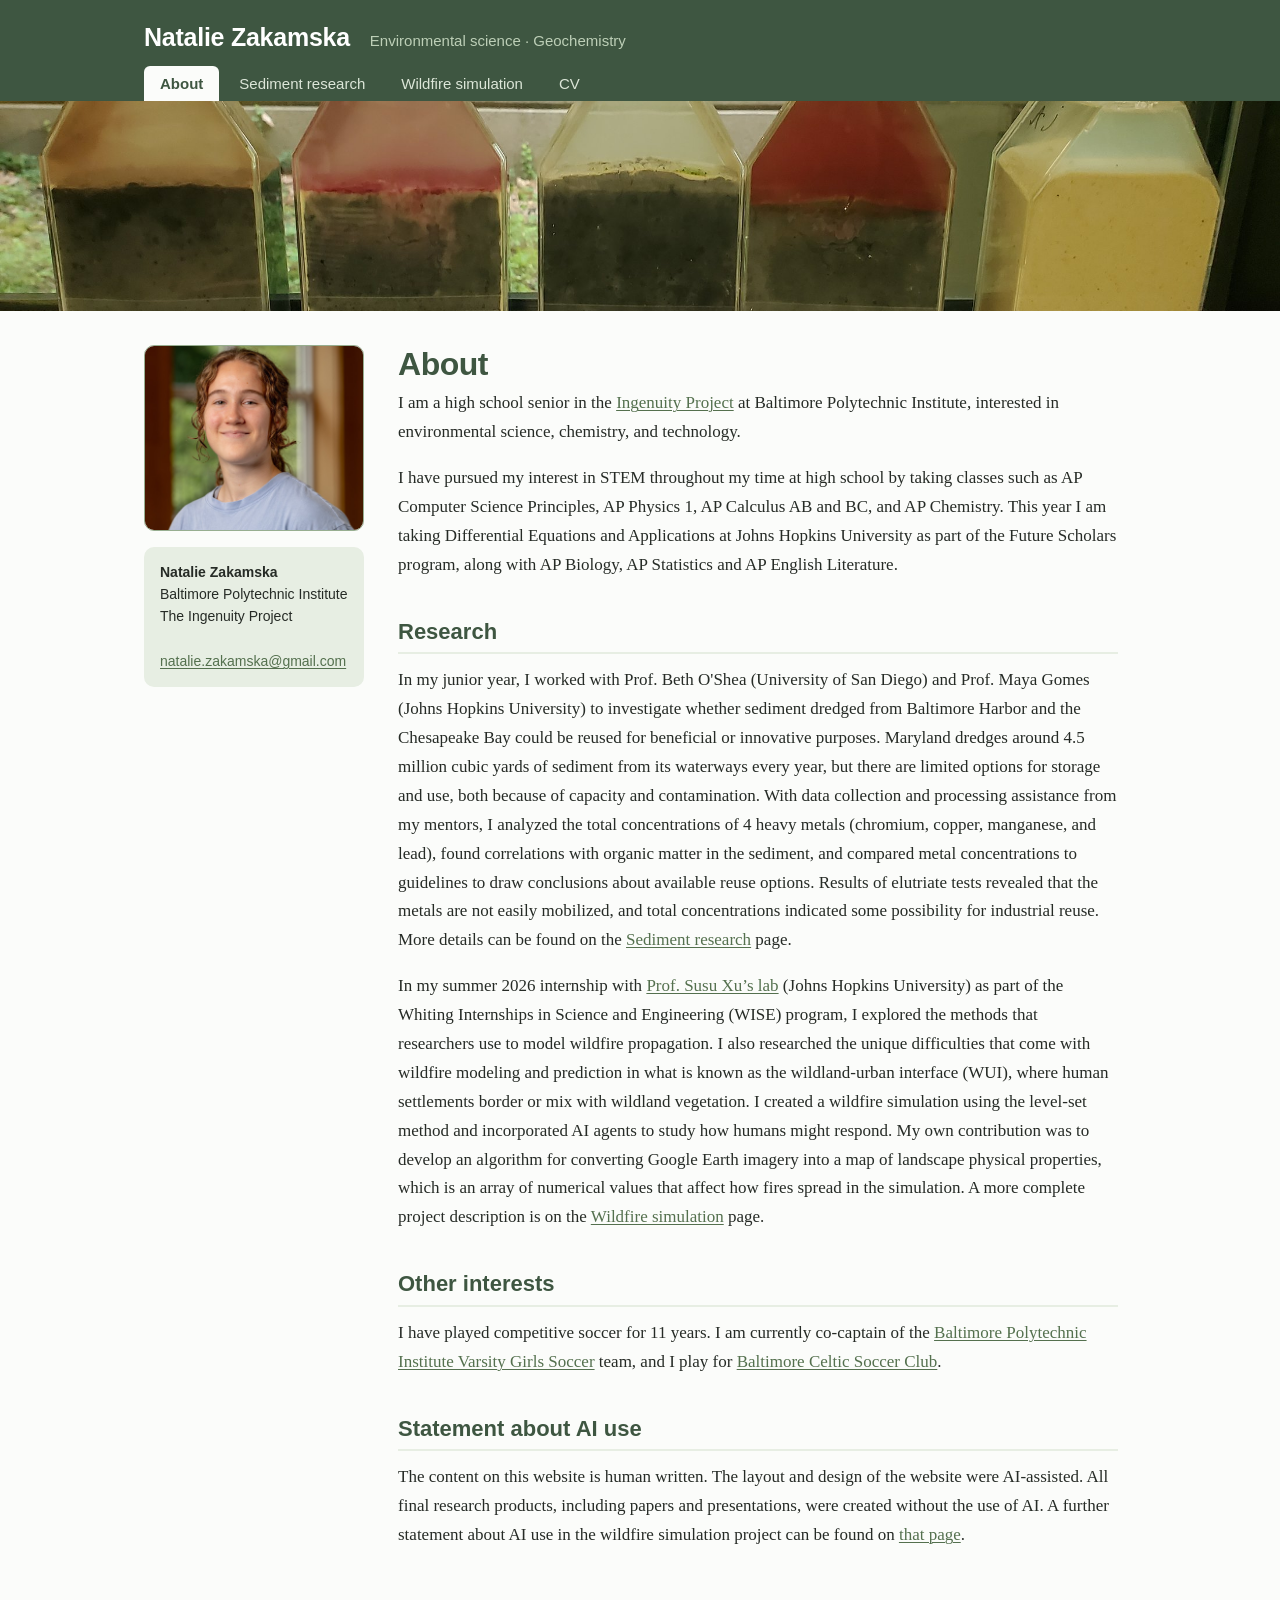
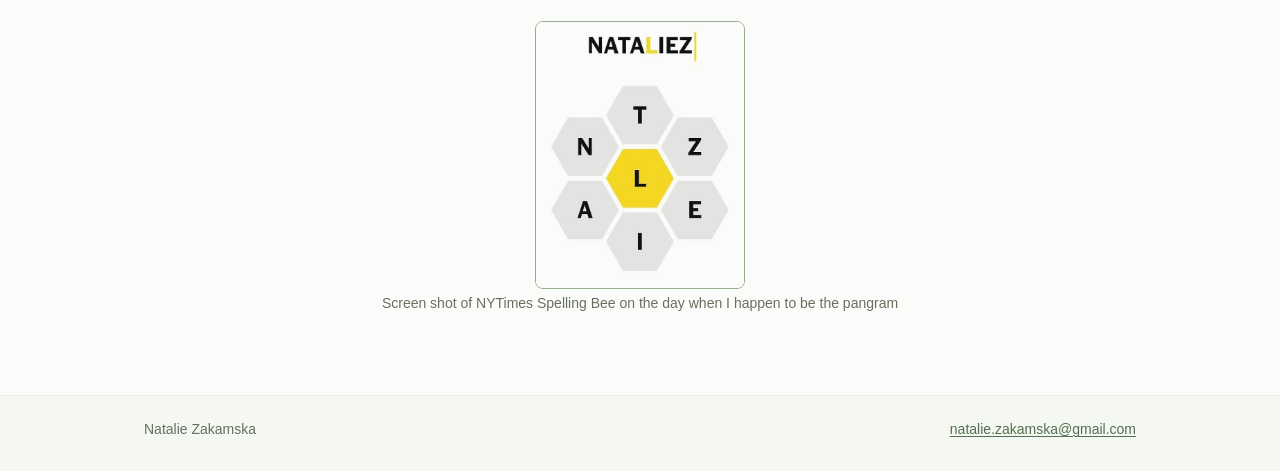
<file: index.html>
<!DOCTYPE html>
<html lang="en">
<head>
<meta charset="utf-8">
<meta name="viewport" content="width=device-width, initial-scale=1">
<title>Natalie Zakamska</title>
<meta name="description" content="Natalie Zakamska — high school senior in the Ingenuity Project at Baltimore Polytechnic Institute, interested in environmental science and geochemistry.">
<link rel="icon" href="images/logo.jpg">
<link rel="stylesheet" href="css/style.css">
</head>
<body>

<header class="site-header">
  <div class="header-inner">
    <p class="site-title"><a href="index.html">Natalie Zakamska</a></p>
    <p class="site-tagline">Environmental science &middot; Geochemistry</p>
  </div>
  <nav>
    <ul>
      <li><a href="index.html" class="active">About</a></li>
      <li><a href="research-sediment.html">Sediment research</a></li>
      <li><a href="research-wildfire.html">Wildfire simulation</a></li>
      <li><a href="cv.html">CV</a></li>
    </ul>
  </nav>
</header>

<img class="banner" src="images/winogradsky-banner.jpg"
     alt="Five Winogradsky flasks on a windowsill, each showing coloured layers of sediment and water.">

<main>

  <div class="about-grid">

    <div>
      <img class="about-photo" src="images/headshot.jpg" alt="Portrait of Natalie Zakamska.">
      <div class="contact-card">
        <strong>Natalie Zakamska</strong><br>
        Baltimore Polytechnic Institute<br>
        The Ingenuity Project<br><br>
        <span class="email-link"></span><noscript>natalie.zakamska [at] gmail [dot] com</noscript>
      </div>
    </div>

    <div class="prose">
      <h1>About</h1>

      <p>I am a high school senior in the
      <a href="https://www.ingenuityproject.org/">Ingenuity Project</a> at Baltimore Polytechnic
      Institute, interested in environmental science, chemistry, and technology.</p>

      <p>I have pursued my interest in STEM throughout my time at high school by taking classes
      such as AP Computer Science Principles, AP Physics 1, AP Calculus AB and BC, and AP
      Chemistry. This year I am taking Differential Equations and Applications at Johns Hopkins
      University as part of the Future Scholars program, along with AP Biology, AP Statistics and
      AP English Literature.</p>

      <h2>Research</h2>

      <p>In my junior year, I worked with Prof. Beth O'Shea (University of San Diego) and
      Prof. Maya Gomes (Johns Hopkins University) to investigate whether sediment dredged from
      Baltimore Harbor and the Chesapeake Bay could be reused for beneficial or innovative
      purposes. Maryland dredges around 4.5 million cubic yards of sediment from its waterways
      every year, but there are limited options for storage and use, both because of capacity and
      contamination. With data collection and processing assistance from my mentors, I analyzed
      the total concentrations of 4 heavy metals (chromium, copper, manganese, and lead), found
      correlations with organic matter in the sediment, and compared metal concentrations to
      guidelines to draw conclusions about available reuse options. Results of elutriate tests
      revealed that the metals are not easily mobilized, and total concentrations indicated some
      possibility for industrial reuse. More details can be found on the
      <a href="research-sediment.html">Sediment research</a> page.</p>

      <p>In my summer 2026 internship with <a href="http://susu-xu.com/">Prof. Susu Xu&rsquo;s lab</a> (Johns Hopkins University) as
      part of the Whiting Internships in Science and Engineering (WISE) program, I explored the
      methods that researchers use to model wildfire propagation. I also researched the unique
      difficulties that come with wildfire modeling and prediction in what is known as the
      wildland-urban interface (WUI), where human settlements border or mix with wildland
      vegetation. I created a wildfire simulation using the level-set method and incorporated AI
      agents to study how humans might respond. My own contribution was to develop an algorithm
      for converting Google Earth imagery into a map of landscape physical properties, which is an
      array of numerical values that affect how fires spread in the simulation. A more complete
      project description is on the <a href="research-wildfire.html">Wildfire simulation</a>
      page.</p>

      <h2>Other interests</h2>

      <p>I have played competitive soccer for 11 years. I am currently co-captain of the
      <a href="https://www.instagram.com/bpigirlssoccer/">Baltimore Polytechnic Institute Varsity
      Girls Soccer</a> team, and I play for
      <a href="https://baltimoreceltic.com/">Baltimore Celtic Soccer Club</a>.</p>

      <h2>Statement about AI use</h2>

      <p>The content on this website is human written. The layout and design of the website were
      AI-assisted. All final research products, including papers and presentations, were created
      without the use of AI. A further statement about AI use in the wildfire simulation project
      can be found on <a href="research-wildfire.html">that page</a>.</p>

    </div>
  </div>

  <figure class="logo-mark">
    <img src="images/logo.jpg"
         alt="NATALIEZ logo: the letters N, T, Z, E, I, A arranged in grey hexagons around a yellow hexagon containing the letter L.">
    <figcaption>Screen shot of NYTimes Spelling Bee on the day when I happen to be the pangram</figcaption>
  </figure>

</main>

<footer>
  <div class="footer-inner">
    <span>Natalie Zakamska</span>
    <span><span class="email-link"></span><noscript>natalie.zakamska [at] gmail [dot] com</noscript></span>
  </div>
</footer>

<script src="js/email.js"></script>
</body>
</html>
</file>
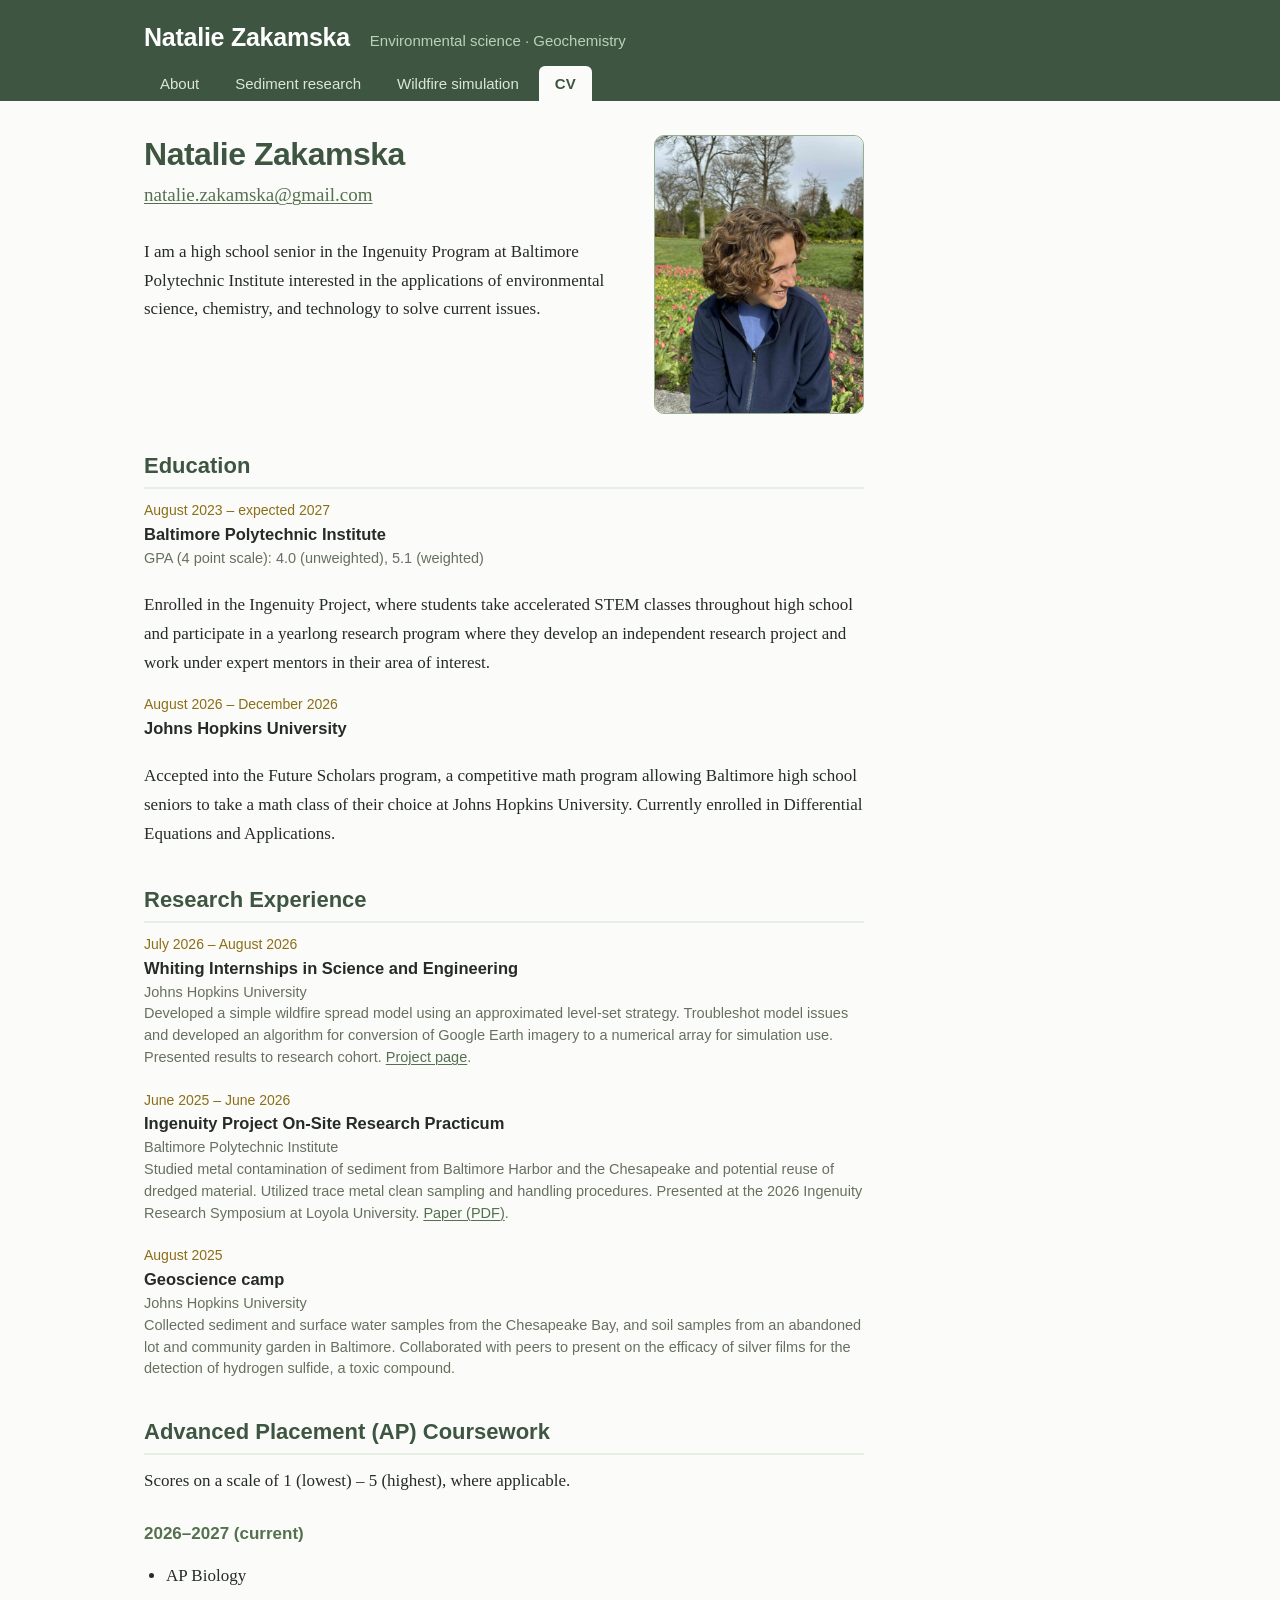
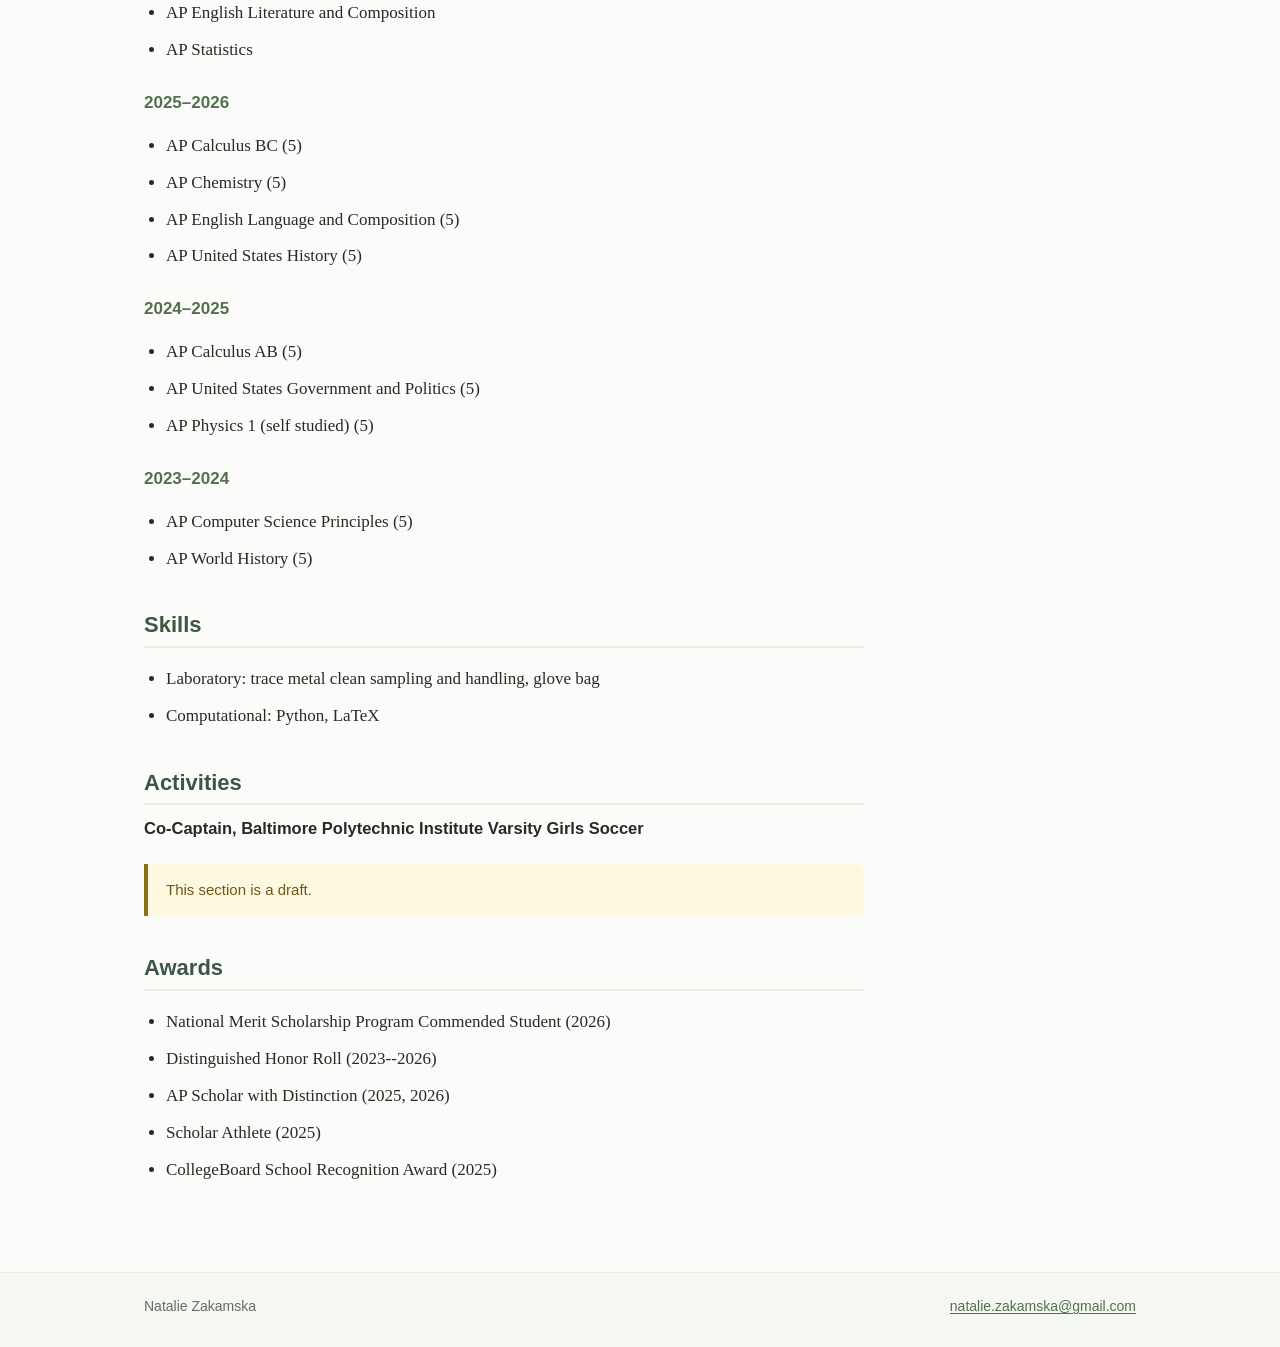
<file: cv.html>
<!DOCTYPE html>
<html lang="en">
<head>
<meta charset="utf-8">
<meta name="viewport" content="width=device-width, initial-scale=1">
<title>CV — Natalie Zakamska</title>
<meta name="description" content="Curriculum vitae of Natalie Zakamska.">
<link rel="icon" href="images/logo.jpg">
<link rel="stylesheet" href="css/style.css">
</head>
<body>

<header class="site-header">
  <div class="header-inner">
    <p class="site-title"><a href="index.html">Natalie Zakamska</a></p>
    <p class="site-tagline">Environmental science &middot; Geochemistry</p>
  </div>
  <nav>
    <ul>
      <li><a href="index.html">About</a></li>
      <li><a href="research-sediment.html">Sediment research</a></li>
      <li><a href="research-wildfire.html">Wildfire simulation</a></li>
      <li><a href="cv.html" class="active">CV</a></li>
    </ul>
  </nav>
</header>

<main>
<div class="prose">

  <div class="cv-header">
    <div>
      <h1>Natalie Zakamska</h1>
      <p class="lede"><span class="email-link"></span><noscript>natalie.zakamska [at] gmail [dot] com</noscript></p>
      <p>I am a high school senior in the Ingenuity Program at Baltimore Polytechnic Institute
      interested in the applications of environmental science, chemistry, and technology to solve
      current issues.</p>
    </div>
    <img class="cv-photo" src="images/portrait.jpg" alt="Portrait of Natalie Zakamska.">
  </div>

  <h2>Education</h2>

  <div class="cv-entry">
    <div class="when">August 2023 &ndash; expected 2027</div>
    <div class="what">Baltimore Polytechnic Institute</div>
    <div class="where">GPA (4 point scale): 4.0 (unweighted), 5.1 (weighted)</div>
  </div>

  <p>Enrolled in the Ingenuity Project, where students take accelerated STEM classes throughout
  high school and participate in a yearlong research program where they develop an independent
  research project and work under expert mentors in their area of interest.</p>

  <div class="cv-entry">
    <div class="when">August 2026 &ndash; December 2026</div>
    <div class="what">Johns Hopkins University</div>
  </div>
  
    <p>Accepted into the Future Scholars program, a competitive math program
    allowing Baltimore high school seniors to take a math class of their choice at Johns Hopkins
    University. Currently enrolled in Differential Equations and Applications.
  

  <h2>Research Experience</h2>

  <div class="cv-entry">
    <div class="when">July 2026 &ndash; August 2026</div>
    <div class="what">Whiting Internships in Science and Engineering</div>
    <div class="where">Johns Hopkins University<br>
    Developed a simple wildfire spread model using an approximated level-set strategy.
    Troubleshot model issues and developed an algorithm for conversion of Google Earth imagery
    to a numerical array for simulation use. Presented results to research cohort.
    <a href="research-wildfire.html">Project page</a>.</div>
  </div>

  <div class="cv-entry">
    <div class="when">June 2025 &ndash; June 2026</div>
    <div class="what">Ingenuity Project On-Site Research Practicum</div>
    <div class="where">Baltimore Polytechnic Institute<br>
    Studied metal contamination of sediment from Baltimore Harbor and the Chesapeake and potential
    reuse of dredged material. Utilized trace metal clean sampling and handling procedures.
    Presented at the 2026 Ingenuity Research Symposium at Loyola University.
    <a href="files/junior_research_paper.pdf">Paper (PDF)</a>.</div>
  </div>

  <div class="cv-entry">
    <div class="when">August 2025</div>
    <div class="what">Geoscience camp</div>
    <div class="where">Johns Hopkins University<br>
    Collected sediment and surface water samples from the Chesapeake Bay, and soil samples from an
    abandoned lot and community garden in Baltimore. Collaborated with peers to present on the
    efficacy of silver films for the detection of hydrogen sulfide, a toxic compound.</div>
  </div>

  <h2>Advanced Placement (AP) Coursework</h2>

  <p>Scores on a scale of 1 (lowest) &ndash; 5 (highest), where applicable.</p>

  <h3>2026&ndash;2027 (current)</h3>
  <ul class="clean">
    <li>AP Biology</li>
    <li>AP English Literature and Composition</li>
    <li>AP Statistics</li>
  </ul>

  <h3>2025&ndash;2026</h3>
  <ul class="clean">
    <li>AP Calculus BC (5)</li>
    <li>AP Chemistry (5)</li>
    <li>AP English Language and Composition (5)</li>
    <li>AP United States History (5)</li>
  </ul>

  <h3>2024&ndash;2025</h3>
  <ul class="clean">
    <li>AP Calculus AB (5)</li>
    <li>AP United States Government and Politics (5)</li>
    <li>AP Physics 1 (self studied) (5)</li>
  </ul>

  <h3>2023&ndash;2024</h3>
  <ul class="clean">
    <li>AP Computer Science Principles (5)</li>
    <li>AP World History (5)</li>
  </ul>

  <h2>Skills</h2>

  <ul class="clean">
    <li>Laboratory: trace metal clean sampling and handling, glove bag</li>
    <li>Computational: Python, LaTeX</li>
  </ul>

  <h2>Activities</h2>

  <div class="cv-entry">
    <div class="what">Co-Captain, Baltimore Polytechnic Institute Varsity Girls Soccer</div>
  </div>

  <div class="todo">
    <p>This section is a draft.</p>
  </div>

  <h2>Awards</h2>

  <ul class="clean">
    <li>National Merit Scholarship Program Commended Student (2026)</li>
    <li>Distinguished Honor Roll (2023--2026)</li>
    <li>AP Scholar with Distinction (2025, 2026)</li>
    <li>Scholar Athlete (2025)</li>
    <li>CollegeBoard School Recognition Award (2025)</li>
  </ul>

</div>
</main>

<footer>
  <div class="footer-inner">
    <span>Natalie Zakamska</span>
    <span><span class="email-link"></span><noscript>natalie.zakamska [at] gmail [dot] com</noscript></span>
  </div>
</footer>

<script src="js/email.js"></script>
</body>
</html>
</file>
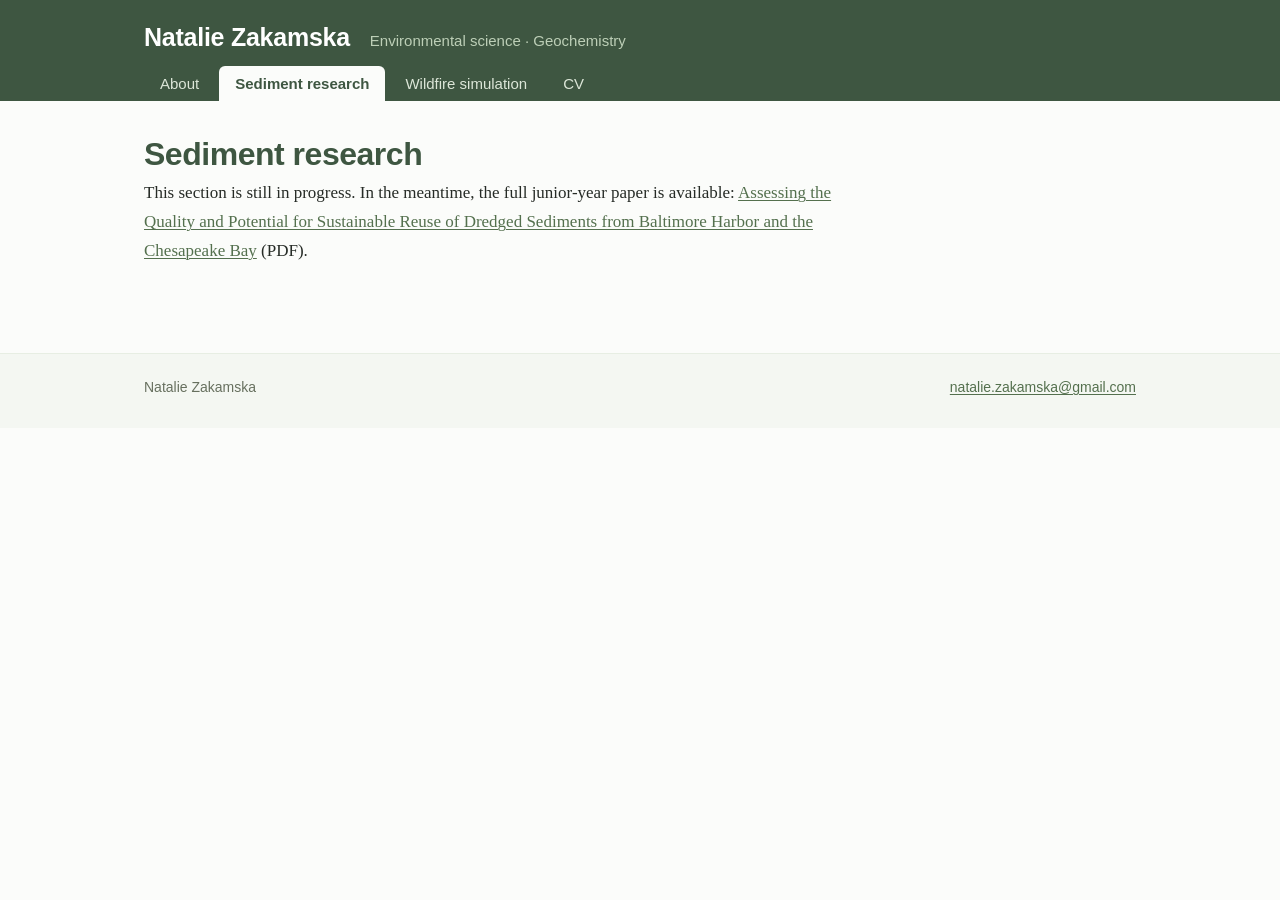
<file: research-sediment.html>
<!DOCTYPE html>
<html lang="en">
<head>
<meta charset="utf-8">
<meta name="viewport" content="width=device-width, initial-scale=1">
<title>Sediment research — Natalie Zakamska</title>
<meta name="description" content="Heavy-metal contamination and reuse potential of dredged sediment from Baltimore Harbor and the Chesapeake Bay.">
<link rel="icon" href="images/logo.jpg">
<link rel="stylesheet" href="css/style.css">
</head>
<body>

<header class="site-header">
  <div class="header-inner">
    <p class="site-title"><a href="index.html">Natalie Zakamska</a></p>
    <p class="site-tagline">Environmental science &middot; Geochemistry</p>
  </div>
  <nav>
    <ul>
      <li><a href="index.html">About</a></li>
      <li><a href="research-sediment.html" class="active">Sediment research</a></li>
      <li><a href="research-wildfire.html">Wildfire simulation</a></li>
      <li><a href="cv.html">CV</a></li>
    </ul>
  </nav>
</header>

<main>
<div class="prose">

  <h1>Sediment research</h1>

  <p>This section is still in progress. In the meantime, the full junior-year paper is available:
  <a href="files/junior_research_paper.pdf">Assessing the Quality and Potential for Sustainable
  Reuse of Dredged Sediments from Baltimore Harbor and the Chesapeake Bay</a> (PDF).</p>

</div>
</main>

<footer>
  <div class="footer-inner">
    <span>Natalie Zakamska</span>
    <span><span class="email-link"></span><noscript>natalie.zakamska [at] gmail [dot] com</noscript></span>
  </div>
</footer>

<script src="js/email.js"></script>
</body>
</html>
</file>
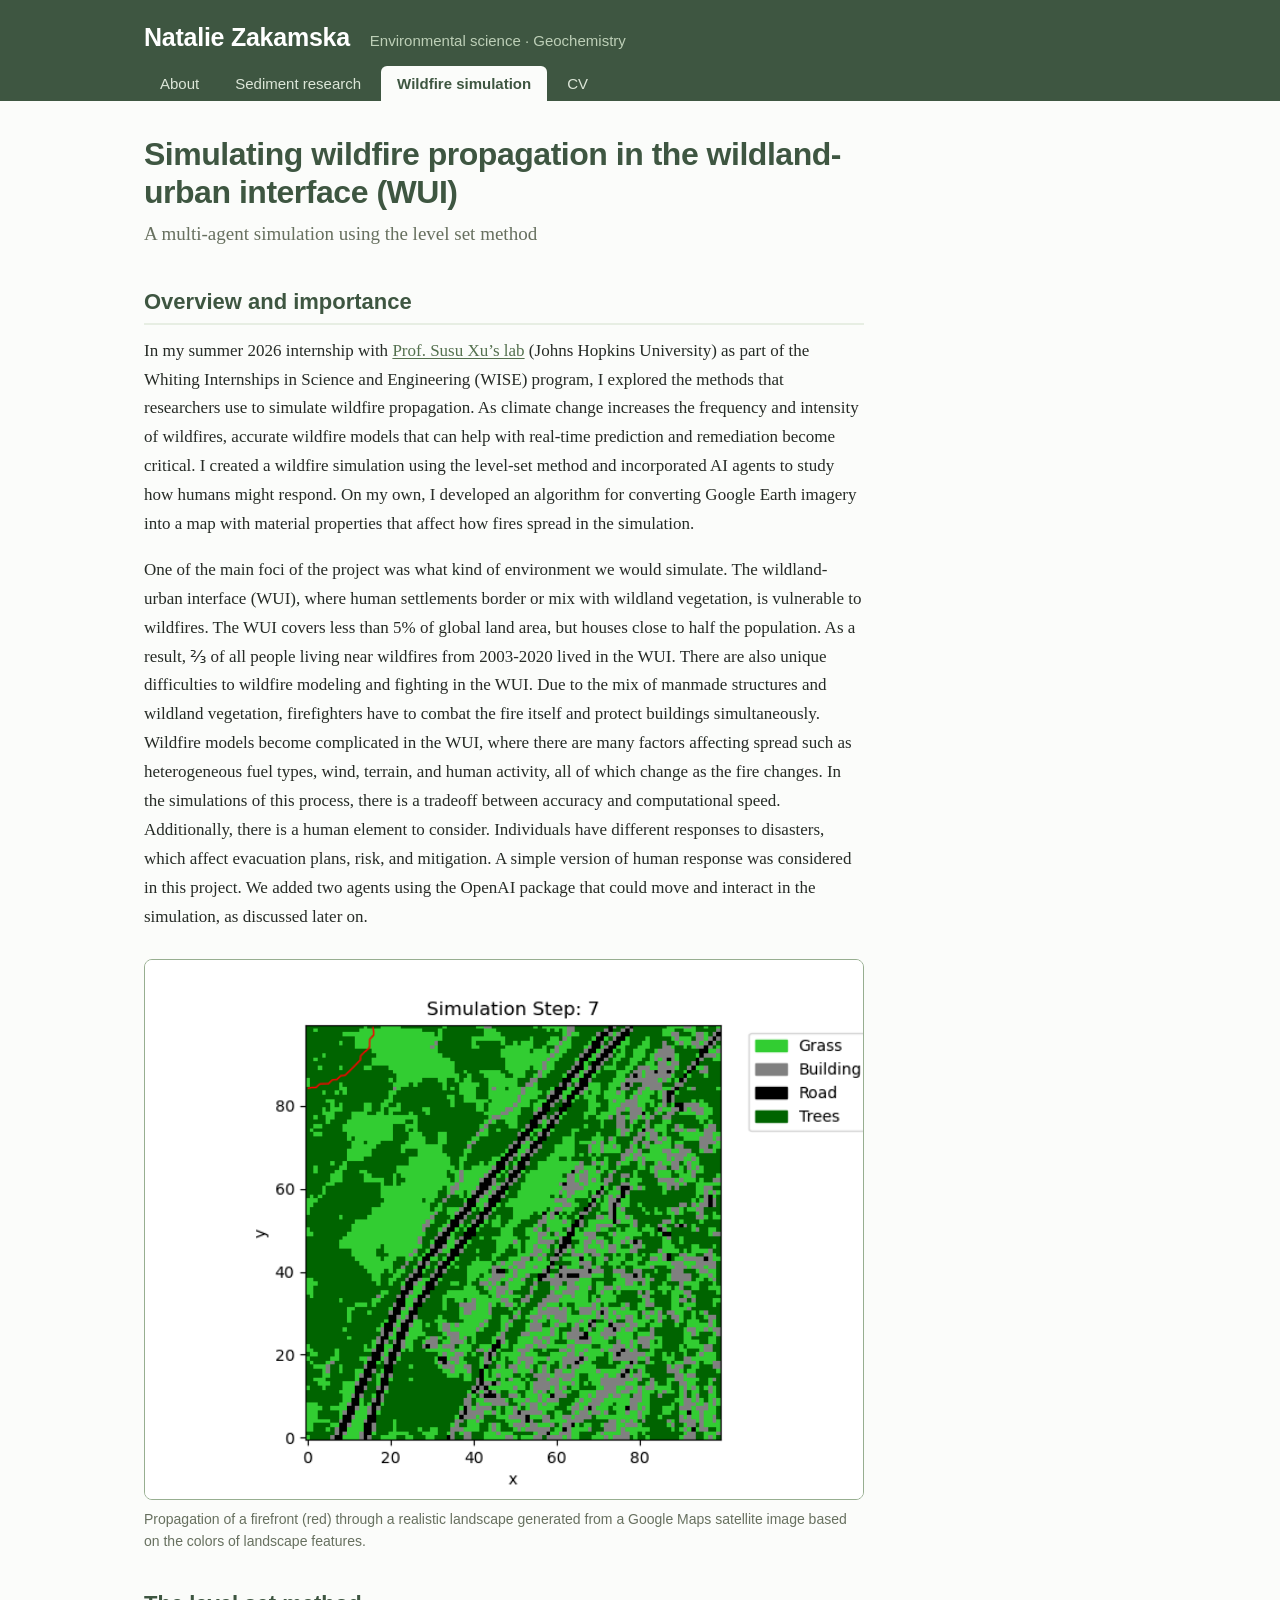
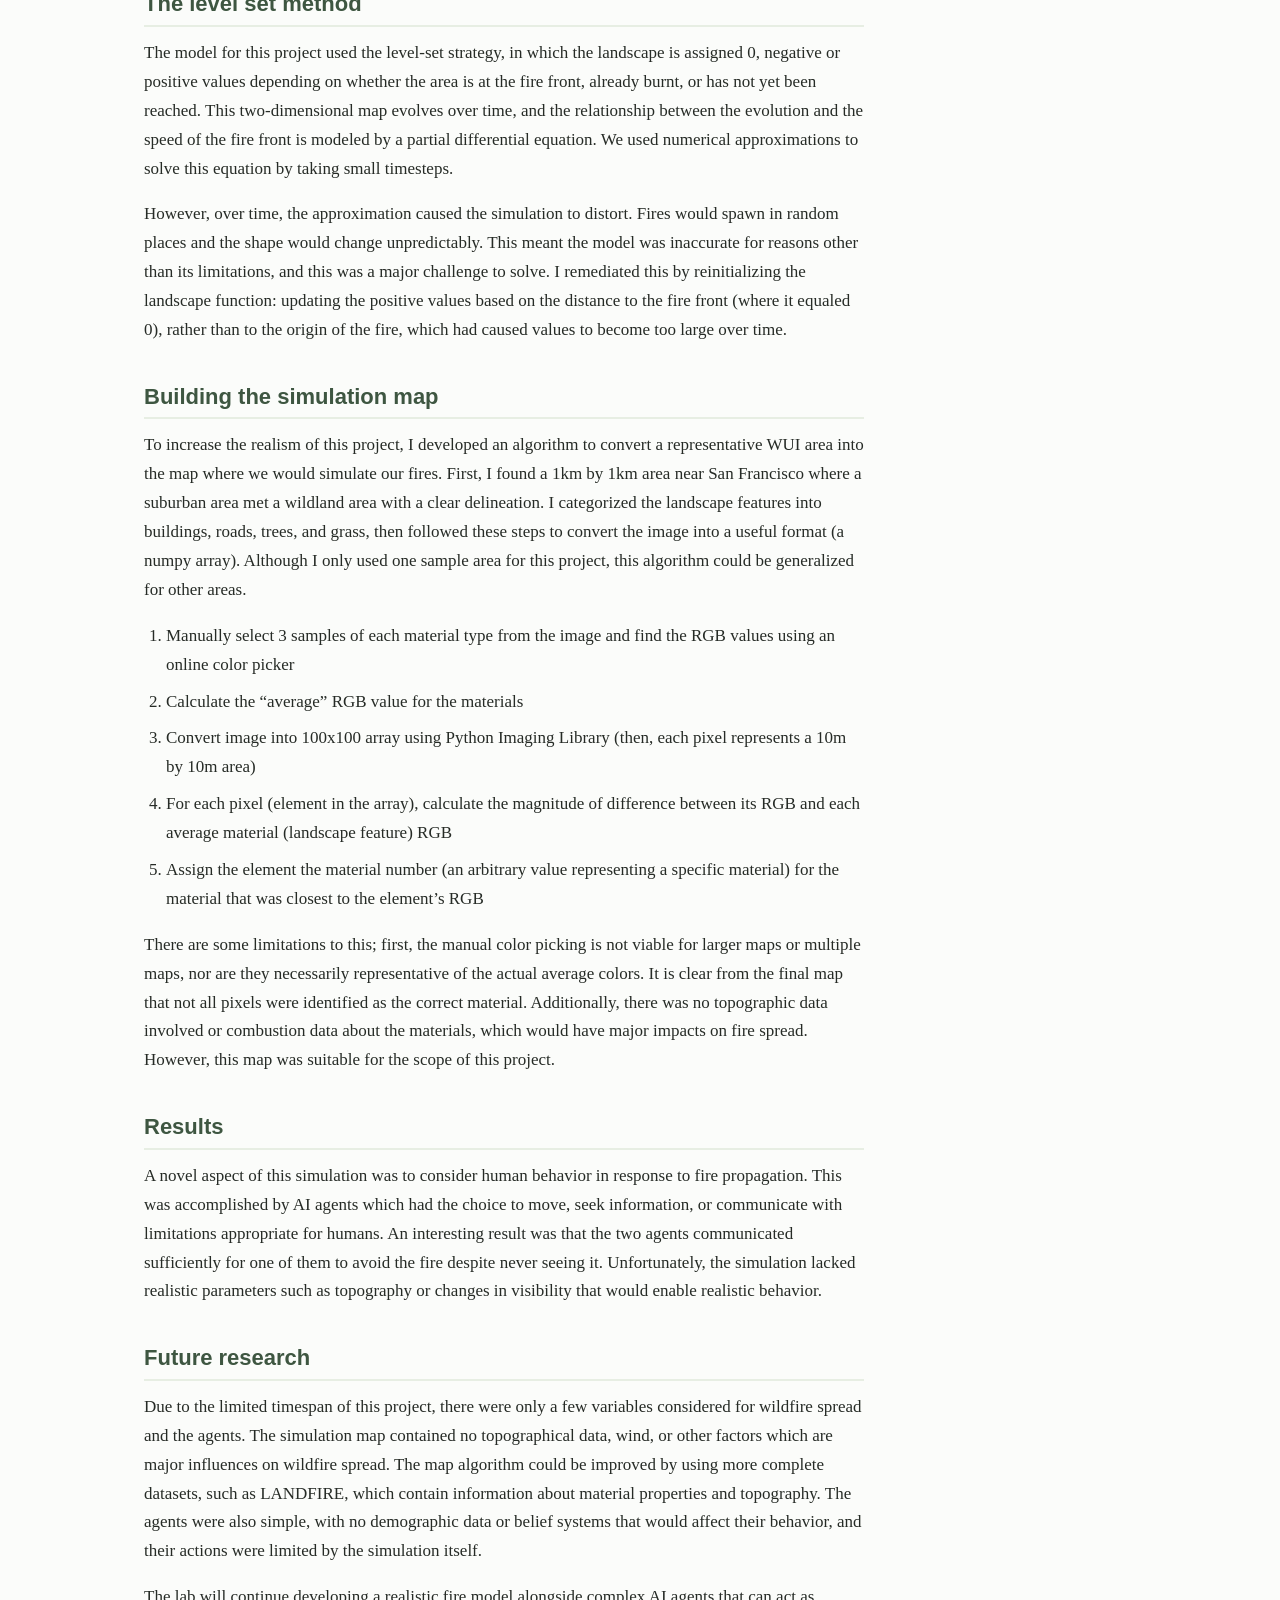
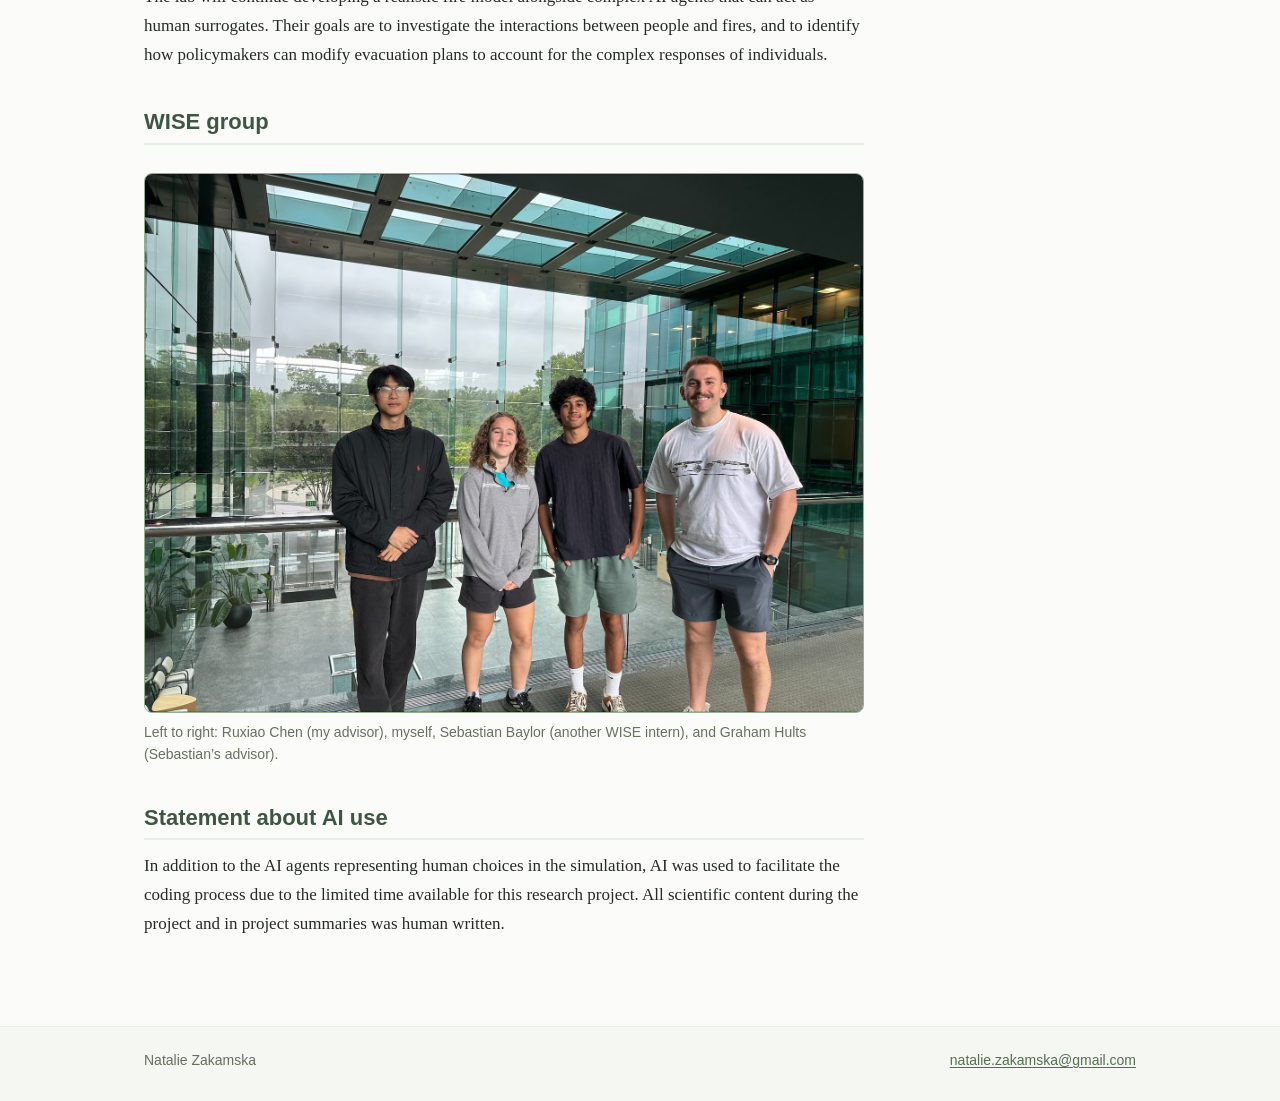
<file: research-wildfire.html>
<!DOCTYPE html>
<html lang="en">
<head>
<meta charset="utf-8">
<meta name="viewport" content="width=device-width, initial-scale=1">
<title>Wildfire simulation — Natalie Zakamska</title>
<meta name="description" content="Simulating wildfire propagation in the wildland-urban interface: a multi-agent simulation using the level set method.">
<link rel="icon" href="images/logo.jpg">
<link rel="stylesheet" href="css/style.css">
</head>
<body>

<header class="site-header">
  <div class="header-inner">
    <p class="site-title"><a href="index.html">Natalie Zakamska</a></p>
    <p class="site-tagline">Environmental science &middot; Geochemistry</p>
  </div>
  <nav>
    <ul>
      <li><a href="index.html">About</a></li>
      <li><a href="research-sediment.html">Sediment research</a></li>
      <li><a href="research-wildfire.html" class="active">Wildfire simulation</a></li>
      <li><a href="cv.html">CV</a></li>
    </ul>
  </nav>
</header>

<main>
<div class="prose">

  <h1>Simulating wildfire propagation in the wildland-urban interface (WUI)</h1>
  <p class="lede">A multi-agent simulation using the level set method</p>

  <h2>Overview and importance</h2>

  <p>In my summer 2026 internship with <a href="http://susu-xu.com/">Prof. Susu Xu&rsquo;s lab</a> (Johns Hopkins University) as
  part of the Whiting Internships in Science and Engineering (WISE) program, I explored the
  methods that researchers use to simulate wildfire propagation. As climate change increases the
  frequency and intensity of wildfires, accurate wildfire models that can help with real-time
  prediction and remediation become critical. I created a wildfire simulation using the level-set
  method and incorporated AI agents to study how humans might respond. On my own, I developed an
  algorithm for converting Google Earth imagery into a map with material properties that affect
  how fires spread in the simulation.</p>

  <p>One of the main foci of the project was what kind of environment we would simulate. The
  wildland-urban interface (WUI), where human settlements border or mix with wildland vegetation,
  is vulnerable to wildfires. The WUI covers less than 5% of global land area, but houses close to
  half the population. As a result, &#8532; of all people living near wildfires from 2003-2020
  lived in the WUI. There are also unique difficulties to wildfire modeling and fighting in the
  WUI. Due to the mix of manmade structures and wildland vegetation, firefighters have to combat
  the fire itself and protect buildings simultaneously. Wildfire models become complicated in the
  WUI, where there are many factors affecting spread such as heterogeneous fuel types, wind,
  terrain, and human activity, all of which change as the fire changes. In the simulations of this
  process, there is a tradeoff between accuracy and computational speed. Additionally, there is a
  human element to consider. Individuals have different responses to disasters, which affect
  evacuation plans, risk, and mitigation. A simple version of human response was considered in
  this project. We added two agents using the OpenAI package that could move and interact in the
  simulation, as discussed later on.</p>

  <figure>
    <img src="images/fire-simulation.gif"
         alt="Animated simulation of a fire front advancing across a landscape map classified into grass, buildings, roads and trees.">
    <figcaption>Propagation of a firefront (red) through a realistic landscape generated from a
    Google Maps satellite image based on the colors of landscape features.</figcaption>
  </figure>

  <h2>The level set method</h2>

  <p>The model for this project used the level-set strategy, in which the landscape is assigned 0,
  negative or positive values depending on whether the area is at the fire front, already burnt,
  or has not yet been reached. This two-dimensional map evolves over time, and the relationship
  between the evolution and the speed of the fire front is modeled by a partial differential
  equation. We used numerical approximations to solve this equation by taking small timesteps.</p>

  <p>However, over time, the approximation caused the simulation to distort. Fires would spawn in
  random places and the shape would change unpredictably. This meant the model was inaccurate for
  reasons other than its limitations, and this was a major challenge to solve. I remediated this by
  reinitializing the landscape function: updating the positive values based on the distance to the
  fire front (where it equaled 0), rather than to the origin of the fire, which had caused values
  to become too large over time.</p>

  <h2>Building the simulation map</h2>

  <p>To increase the realism of this project, I developed an algorithm to convert a representative
  WUI area into the map where we would simulate our fires. First, I found a 1km by 1km area near
  San Francisco where a suburban area met a wildland area with a clear delineation. I categorized
  the landscape features into buildings, roads, trees, and grass, then followed these steps to
  convert the image into a useful format (a numpy array). Although I only used one sample area for
  this project, this algorithm could be generalized for other areas.</p>

  <ol class="clean">
    <li>Manually select 3 samples of each material type from the image and find the RGB values
    using an online color picker</li>
    <li>Calculate the &ldquo;average&rdquo; RGB value for the materials</li>
    <li>Convert image into 100x100 array using Python Imaging Library (then, each pixel represents
    a 10m by 10m area)</li>
    <li>For each pixel (element in the array), calculate the magnitude of difference between its
    RGB and each average material (landscape feature) RGB</li>
    <li>Assign the element the material number (an arbitrary value representing a specific
    material) for the material that was closest to the element&rsquo;s RGB</li>
  </ol>

  <p>There are some limitations to this; first, the manual color picking is not viable for larger
  maps or multiple maps, nor are they necessarily representative of the actual average colors. It
  is clear from the final map that not all pixels were identified as the correct material.
  Additionally, there was no topographic data involved or combustion data about the materials,
  which would have major impacts on fire spread. However, this map was suitable for the scope of
  this project.</p>

  <h2>Results</h2>

  <p>A novel aspect of this simulation was to consider human behavior in response to fire
  propagation. This was accomplished by AI agents which had the choice to move, seek information,
  or communicate with limitations appropriate for humans. An interesting result was that the two
  agents communicated sufficiently for one of them to avoid the fire despite never seeing it.
  Unfortunately, the simulation lacked realistic parameters such as topography or changes in
  visibility that would enable realistic behavior.</p>

  <h2>Future research</h2>

  <p>Due to the limited timespan of this project, there were only a few variables considered for
  wildfire spread and the agents. The simulation map contained no topographical data, wind, or
  other factors which are major influences on wildfire spread. The map algorithm could be improved
  by using more complete datasets, such as LANDFIRE, which contain information about material
  properties and topography. The agents were also simple, with no demographic data or belief
  systems that would affect their behavior, and their actions were limited by the simulation
  itself.</p>

  <p>The lab will continue developing a realistic fire model alongside complex AI agents that can
  act as human surrogates. Their goals are to investigate the interactions between people and
  fires, and to identify how policymakers can modify evacuation plans to account for the complex
  responses of individuals.</p>

  <h2>WISE group</h2>

  <figure>
    <img src="images/wise-group.jpg"
         alt="Four people standing together in a glass-walled atrium at Johns Hopkins University.">
    <figcaption>Left to right: Ruxiao Chen (my advisor), myself, Sebastian Baylor (another WISE
    intern), and Graham Hults (Sebastian&rsquo;s advisor).</figcaption>
  </figure>

  <h2>Statement about AI use</h2>

  <p>In addition to the AI agents representing human choices in the simulation, AI was used to
  facilitate the coding process due to the limited time available for this research project. All
  scientific content during the project and in project summaries was human written.</p>

</div>
</main>

<footer>
  <div class="footer-inner">
    <span>Natalie Zakamska</span>
    <span><span class="email-link"></span><noscript>natalie.zakamska [at] gmail [dot] com</noscript></span>
  </div>
</footer>

<script src="js/email.js"></script>
</body>
</html>
</file>
<file: css/style.css>
/* ============================================================
   Natalie C. Zakamska — site stylesheet
   ------------------------------------------------------------
   TO CHANGE THE COLOUR SCHEME: edit the variables in :root
   below. Everything on the site derives from them, so changing
   --sage and --sage-pale restyles the whole site at once.
   ============================================================ */

:root {
  /* --- palette: sage / pale green ------------------------- */
  --sage-deep:  #3E5641;   /* headings, nav background       */
  --sage:       #54704E;   /* links, accents                 */
  --sage-mid:   #97AE90;   /* rules, borders (decorative)    */
  --sage-soft:  #BDCFB7;   /* text on the dark header        */
  --sage-pale:  #E7EEE3;   /* section tints                  */
  --paper:      #FBFCFA;   /* page background                */
  --ink:        #262B26;   /* body text                      */
  --muted:      #67705F;   /* captions, secondary text       */
  --gold:       #8C6E17;   /* small accent (from the logo)   */

  /* --sage and --gold are set dark enough to clear the WCAG AA contrast
     threshold (4.5:1) for normal-size text against --paper, --sage-pale and
     the footer tint. If you lighten them, links become hard to read for
     anyone with reduced vision. --sage-mid is decorative only (borders and
     rules), so it is exempt. */

  /* --- type ---------------------------------------------- */
  --serif: "Iowan Old Style", "Palatino Linotype", Palatino, Georgia, serif;
  --sans: -apple-system, BlinkMacSystemFont, "Segoe UI", Helvetica, Arial, sans-serif;

  --measure: 720px;        /* comfortable reading width      */
}

* { box-sizing: border-box; }

html { scroll-behavior: smooth; }

body {
  margin: 0;
  background: var(--paper);
  color: var(--ink);
  font: 17px/1.7 var(--serif);
  -webkit-font-smoothing: antialiased;
}

/* ---------------- header and navigation ------------------ */

.site-header {
  background: var(--sage-deep);
  color: #fff;
  padding: 0;
}

.header-inner {
  max-width: 1040px;
  margin: 0 auto;
  padding: 22px 24px 0;
  display: flex;
  flex-wrap: wrap;
  align-items: baseline;
  gap: 8px 20px;
}

.site-title {
  font: 600 25px/1.2 var(--sans);
  letter-spacing: -0.01em;
  margin: 0;
  color: #fff;
}

.site-title a { color: inherit; text-decoration: none; }

/* The generic a:hover rule below turns links dark sage — which is also the
   header background, so without this the title would vanish on hover.
   Keep it white and show the affordance with an underline instead. */
.site-title a:hover,
.site-title a:focus {
  color: #fff;
  text-decoration: underline;
  text-decoration-thickness: 1px;
  text-underline-offset: 4px;
}

.site-tagline {
  font: 15px/1.4 var(--sans);
  color: var(--sage-soft);   /* not --sage-mid: too dim on the header */
  margin: 0;
}

nav {
  max-width: 1040px;
  margin: 0 auto;
  padding: 14px 24px 0;
}

nav ul {
  list-style: none;
  margin: 0;
  padding: 0;
  display: flex;
  flex-wrap: wrap;
  gap: 4px;
}

nav a {
  display: block;
  padding: 10px 16px;
  font: 500 15px/1 var(--sans);
  color: #DCE6D8;
  text-decoration: none;
  border-radius: 6px 6px 0 0;
  transition: background 0.15s, color 0.15s;
}

nav a:hover { background: rgba(255, 255, 255, 0.12); color: #fff; }

nav a.active {
  background: var(--paper);
  color: var(--sage-deep);
  font-weight: 600;
}

/* ---------------- banner --------------------------------- */

.banner {
  width: 100%;
  height: 210px;
  object-fit: cover;
  object-position: center 55%;
  display: block;
}

.banner-caption {
  max-width: 1040px;
  margin: 0 auto;
  padding: 6px 24px 0;
  font: italic 13px/1.5 var(--sans);
  color: var(--muted);
}

/* ---------------- layout --------------------------------- */

main {
  max-width: 1040px;
  margin: 0 auto;
  padding: 34px 24px 70px;
}

.prose { max-width: var(--measure); }

h1 {
  font: 600 32px/1.2 var(--sans);
  color: var(--sage-deep);
  margin: 0 0 6px;
  letter-spacing: -0.015em;
}

h2 {
  font: 600 22px/1.3 var(--sans);
  color: var(--sage-deep);
  margin: 38px 0 12px;
  padding-bottom: 6px;
  border-bottom: 2px solid var(--sage-pale);
}

h3 {
  font: 600 17px/1.4 var(--sans);
  color: var(--sage);
  margin: 26px 0 8px;
}

p { margin: 0 0 17px; }

a { color: var(--sage); text-decoration-thickness: 1px; text-underline-offset: 2px; }
a:hover { color: var(--sage-deep); }

.lede {
  font-size: 19px;
  color: var(--muted);
  margin-bottom: 26px;
}

/* ---------------- about page layout ---------------------- */

.about-grid {
  display: grid;
  grid-template-columns: 220px 1fr;
  gap: 34px;
  align-items: start;
}

.about-photo {
  width: 100%;
  border-radius: 10px;
  display: block;
  border: 1px solid var(--sage-mid);
}

.contact-card {
  margin-top: 16px;
  padding: 14px 16px;
  background: var(--sage-pale);
  border-radius: 10px;
  font: 14px/1.6 var(--sans);
}

.contact-card a { word-break: break-all; }

/* ---------------- figures -------------------------------- */

figure {
  margin: 28px 0;
  padding: 0;
}

figure img {
  display: block;
  width: 100%;
  height: auto;
  border-radius: 8px;
  border: 1px solid var(--sage-mid);
}

figcaption {
  font: 14px/1.55 var(--sans);
  color: var(--muted);
  margin-top: 9px;
}

figcaption b { color: var(--sage-deep); }

.fig-pair {
  display: grid;
  grid-template-columns: 1fr 1fr;
  gap: 20px;
  margin: 28px 0;
}

.fig-pair figure { margin: 0; }

.fig-narrow { max-width: var(--measure); }

/* ---------------- callouts and lists --------------------- */

.callout {
  background: var(--sage-pale);
  border-left: 4px solid var(--sage);
  border-radius: 0 8px 8px 0;
  padding: 14px 18px;
  margin: 24px 0;
  font: 15.5px/1.6 var(--sans);
}

.callout p:last-child { margin-bottom: 0; }

.todo {
  background: #FFF8E1;
  border-left: 4px solid var(--gold);
  border-radius: 0 8px 8px 0;
  padding: 14px 18px;
  margin: 24px 0;
  font: 15px/1.6 var(--sans);
  color: #6B5A16;
}

.todo p:last-child { margin-bottom: 0; }

ul.clean, ol.clean { padding-left: 22px; }
ul.clean li, ol.clean li { margin-bottom: 8px; }

.pill-row { display: flex; flex-wrap: wrap; gap: 8px; margin: 14px 0 22px; padding: 0; list-style: none; }

.pill {
  display: inline-block;
  padding: 5px 12px;
  background: var(--sage-pale);
  color: var(--sage-deep);
  border-radius: 999px;
  font: 500 13.5px/1.4 var(--sans);
}

/* ---------------- tables --------------------------------- */

.table-wrap { overflow-x: auto; margin: 22px 0; }

table {
  border-collapse: collapse;
  width: 100%;
  font: 15px/1.5 var(--sans);
}

th, td {
  text-align: left;
  padding: 9px 12px;
  border-bottom: 1px solid var(--sage-pale);
}

th {
  color: var(--sage-deep);
  font-weight: 600;
  border-bottom: 2px solid var(--sage-mid);
}

/* ---------------- CV ------------------------------------- */

.cv-header {
  display: grid;
  grid-template-columns: 1fr 210px;
  gap: 30px;
  align-items: start;
  margin-bottom: 8px;
}

.cv-header h1 { margin-top: 0; }

.cv-photo {
  width: 100%;
  height: auto;
  display: block;
  border-radius: 10px;
  border: 1px solid var(--sage-mid);
}

.cv-entry { margin-bottom: 22px; }
.cv-entry .when { font: 500 14px/1.4 var(--sans); color: var(--gold); }
.cv-entry .what { font: 600 16.5px/1.4 var(--sans); color: var(--ink); margin: 2px 0; }
.cv-entry .where { font: 14.5px/1.5 var(--sans); color: var(--muted); }

/* ---------------- logo mark ------------------------------ */

.logo-mark {
  margin: 54px auto 10px;
  text-align: center;
}

.logo-mark img {
  width: 210px;
  max-width: 60%;
  height: auto;
  display: block;
  margin: 0 auto;
  mix-blend-mode: multiply;   /* lets the white background disappear */
}

.logo-mark figcaption {
  text-align: center;
  margin-top: 4px;
}

/* ---------------- footer --------------------------------- */

footer {
  border-top: 1px solid var(--sage-pale);
  background: #F4F7F2;
}

.footer-inner {
  max-width: 1040px;
  margin: 0 auto;
  padding: 22px 24px 30px;
  font: 14px/1.6 var(--sans);
  color: var(--muted);
  display: flex;
  flex-wrap: wrap;
  justify-content: space-between;
  gap: 10px;
}

/* ---------------- responsive ----------------------------- */

@media (max-width: 720px) {
  body { font-size: 16.5px; }
  .about-grid { grid-template-columns: 1fr; gap: 22px; }
  .about-photo { max-width: 260px; }
  .cv-header { grid-template-columns: 1fr; gap: 20px; }
  .cv-photo { max-width: 240px; }
  .fig-pair { grid-template-columns: 1fr; }
  .banner { height: 150px; }
  h1 { font-size: 27px; }
  nav ul { gap: 2px; }
  nav a { padding: 9px 12px; font-size: 14px; }
}

/* ---------------- print ---------------------------------- */

@media print {
  .site-header, nav, footer, .banner, .banner-caption { display: none; }
  body { background: #fff; font-size: 11pt; }
  main { padding: 0; max-width: none; }
  figure, .callout, .cv-entry { break-inside: avoid; }
  a { color: inherit; text-decoration: none; }
}
</file>
